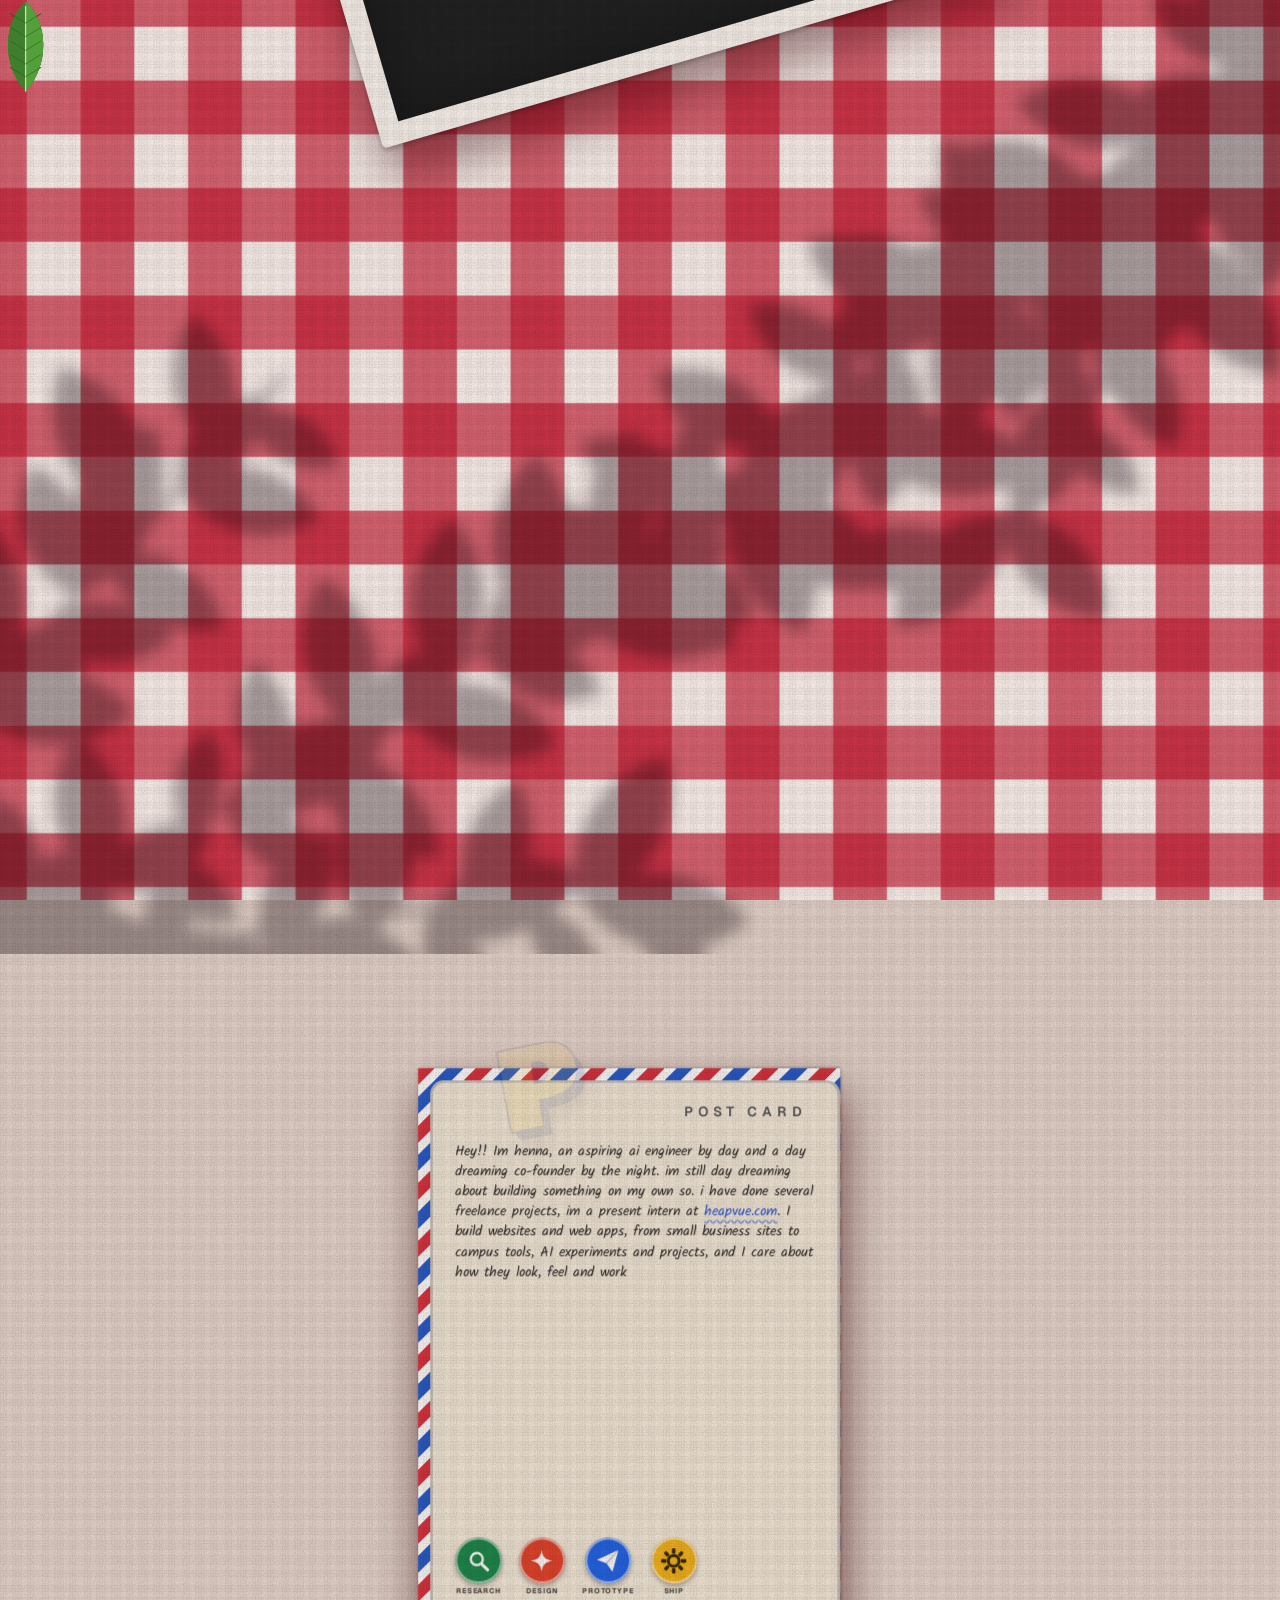
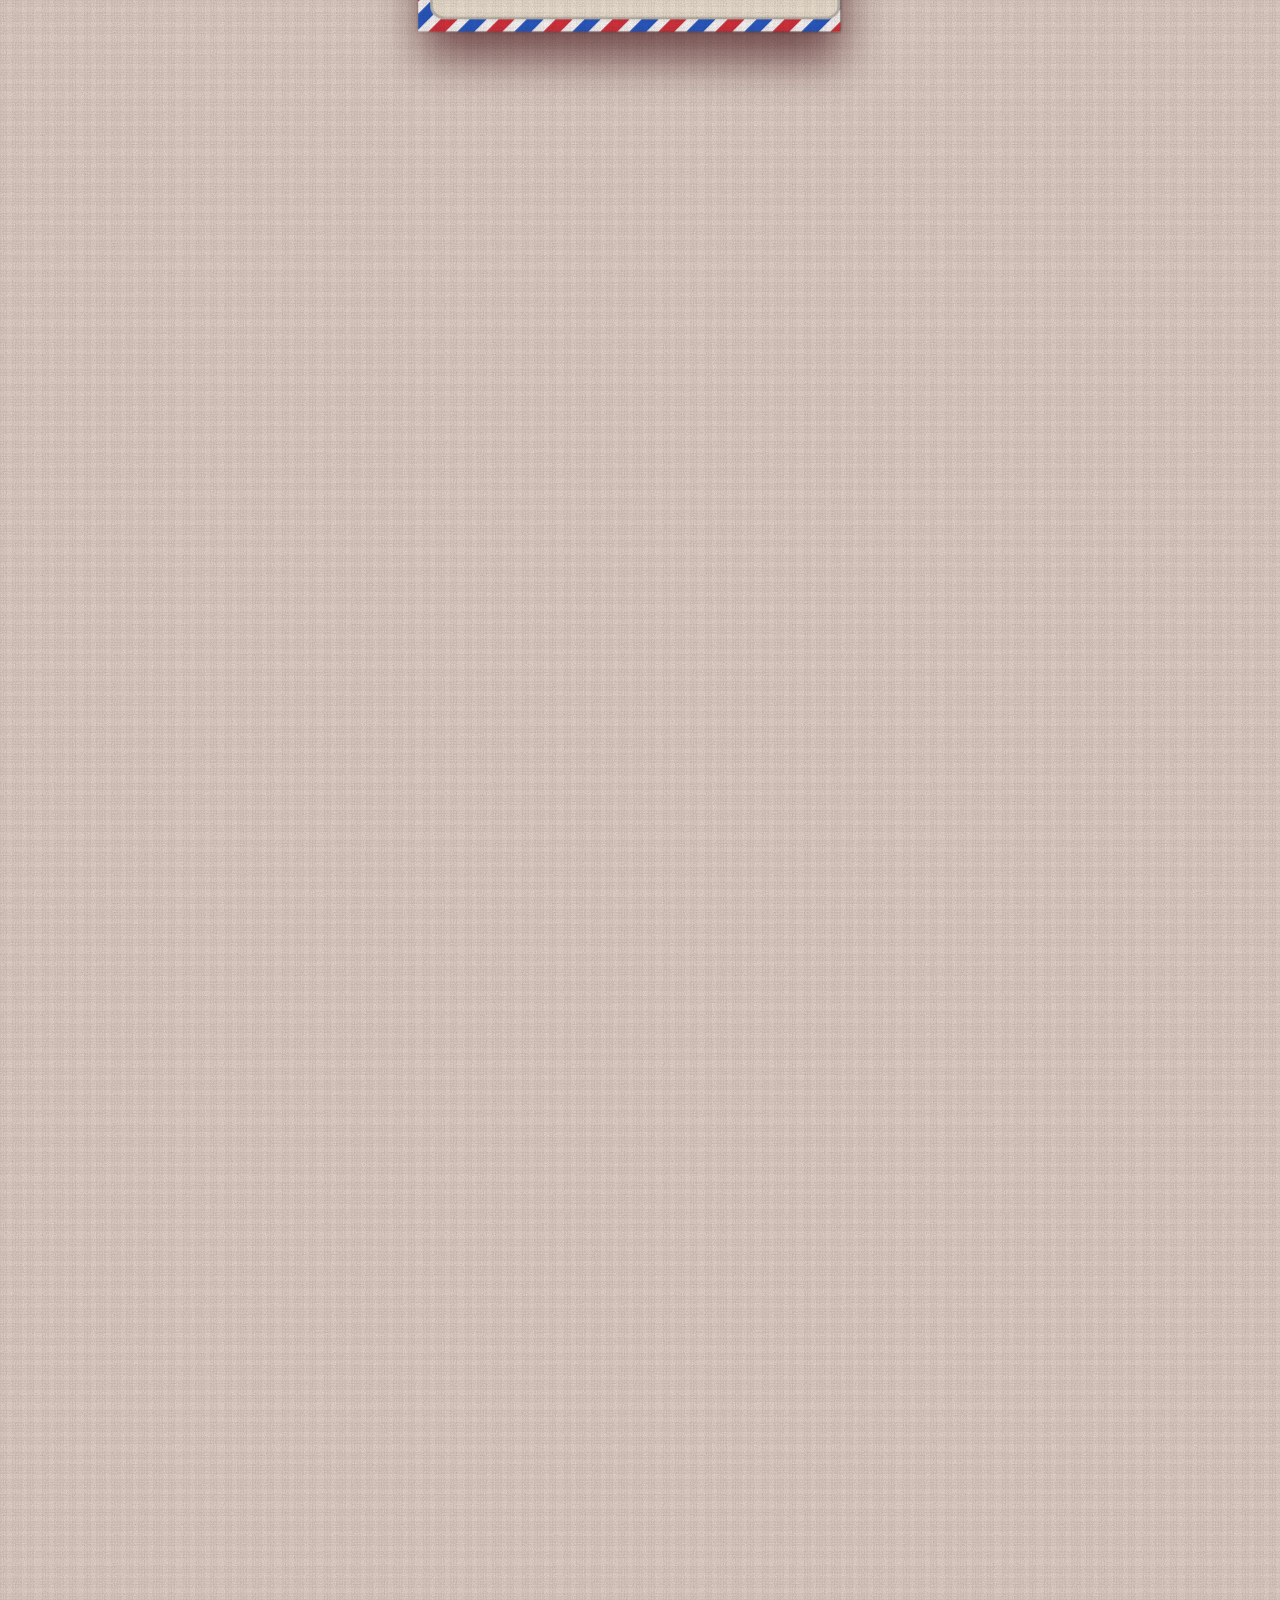
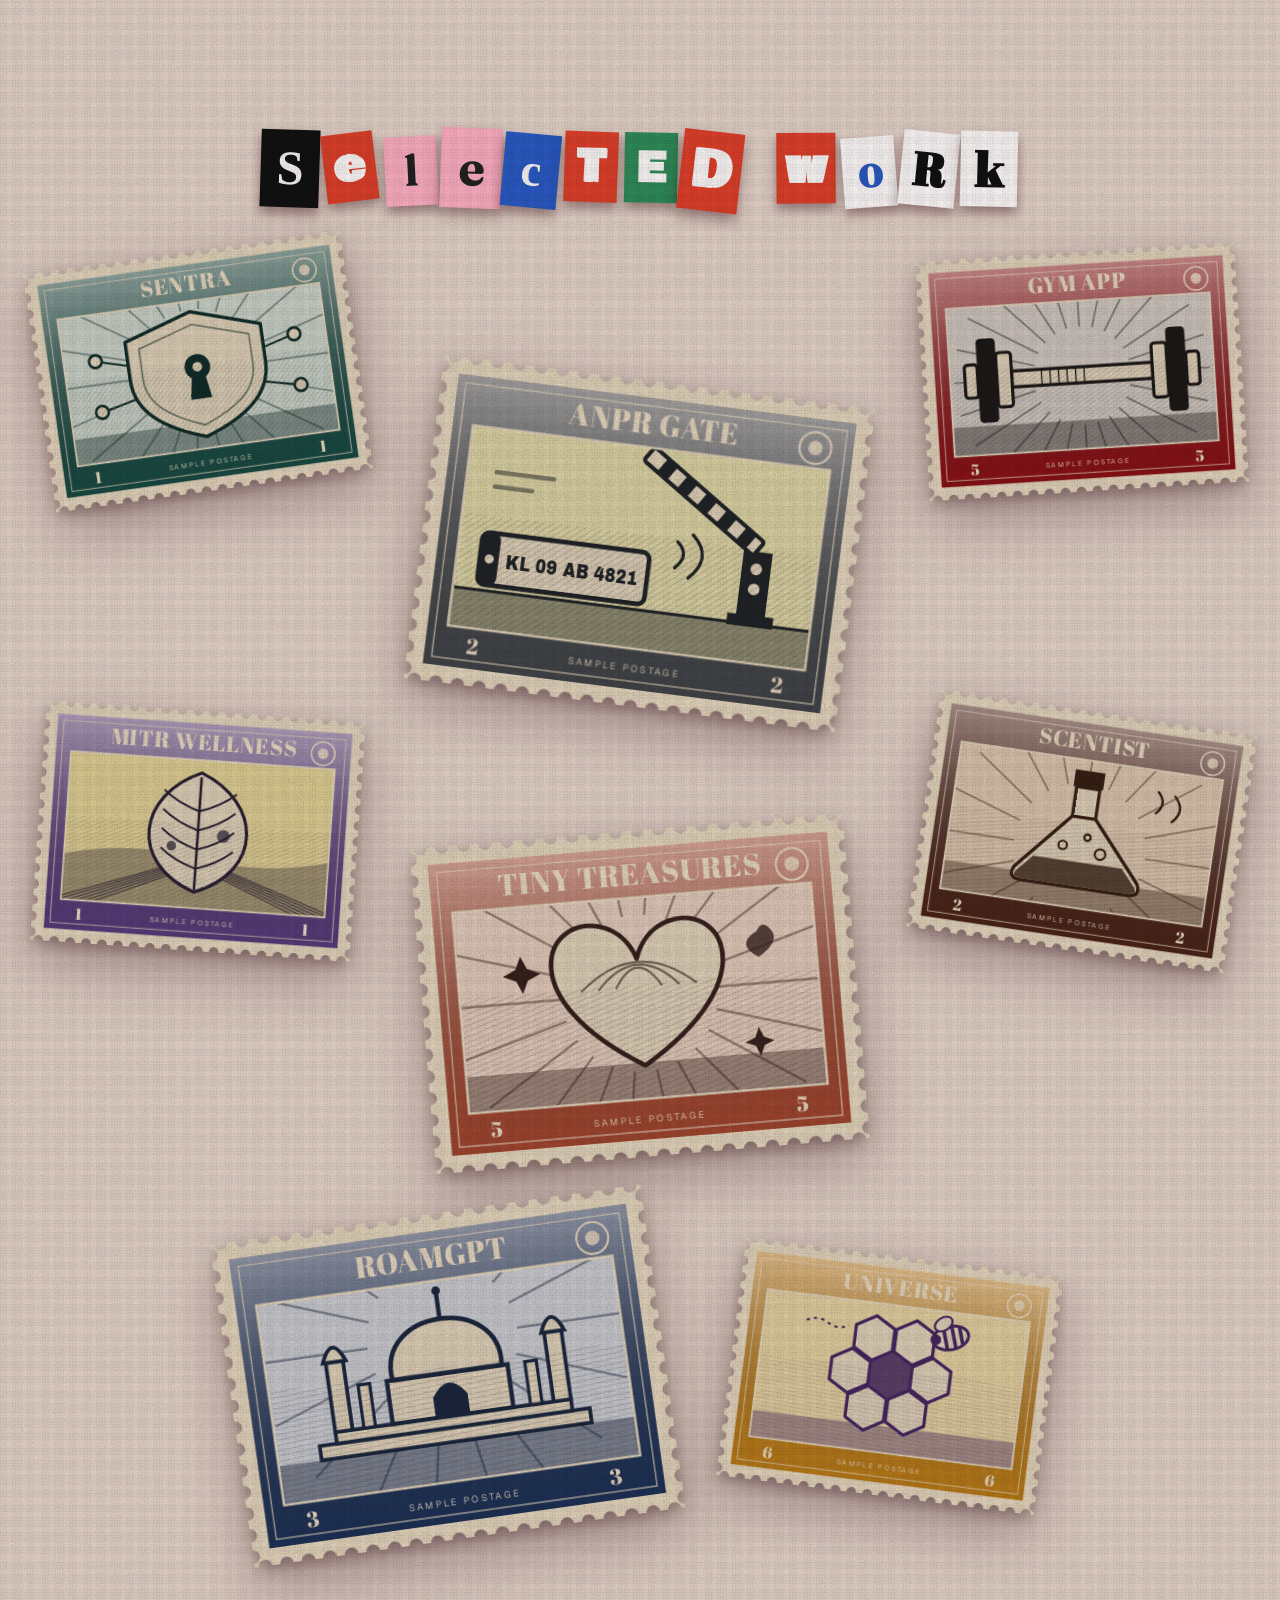
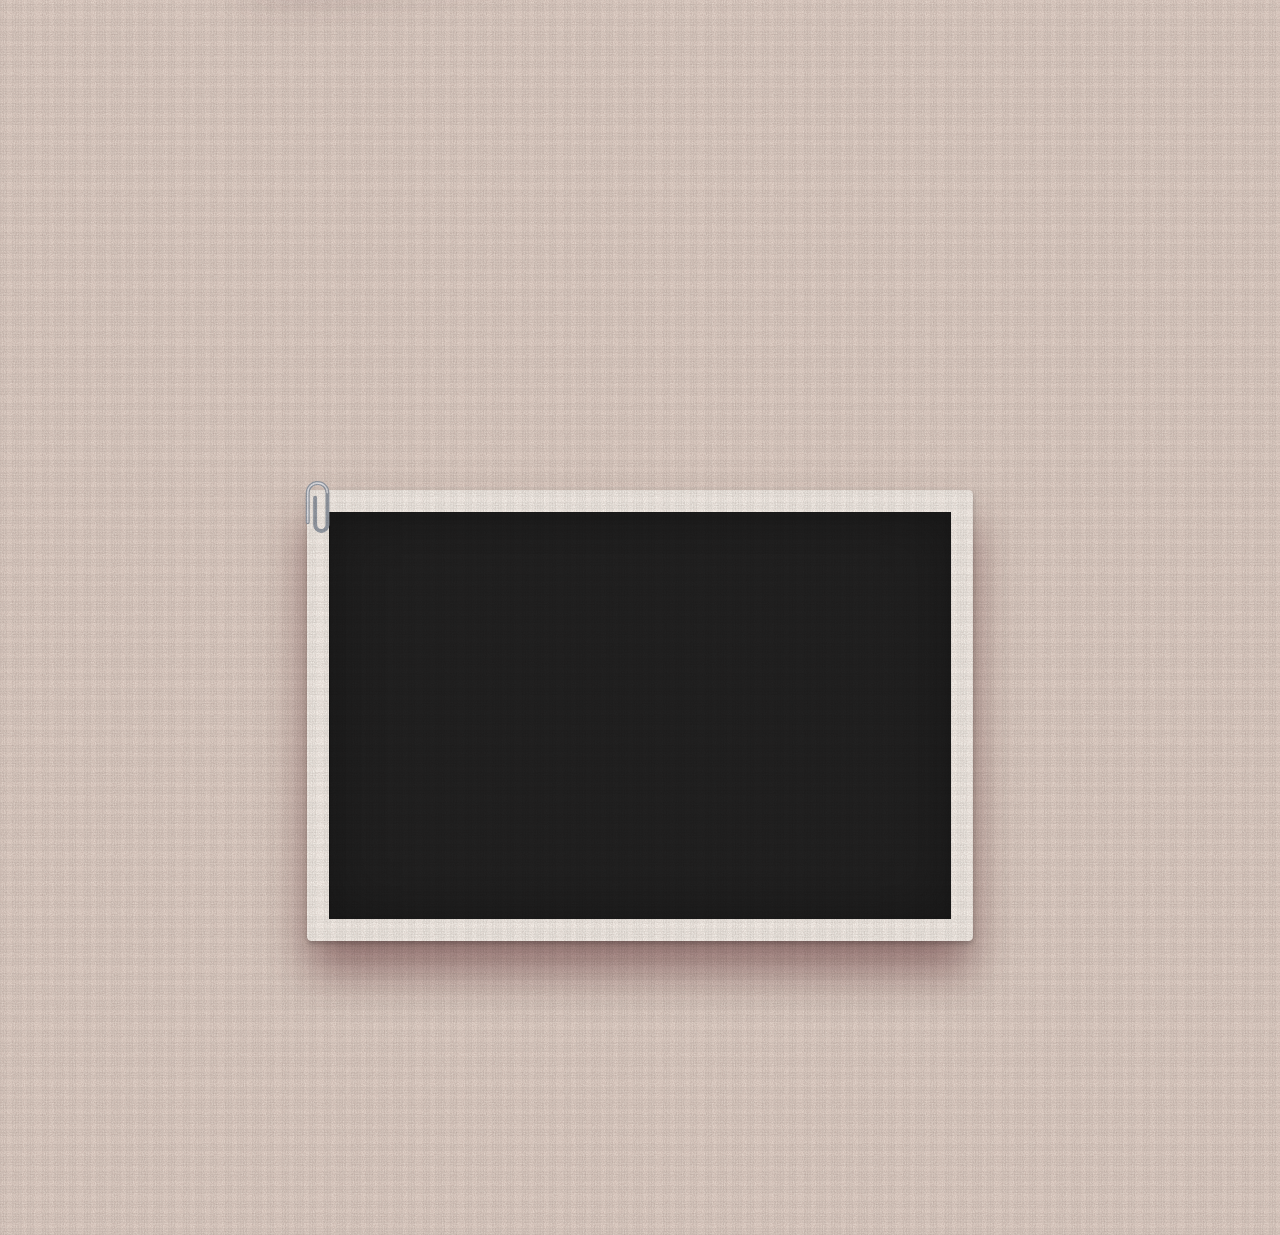
<file: index.html>
<!doctype html>
<html lang="en">
<head>
  <meta charset="utf-8">
  <meta name="viewport" content="width=device-width,initial-scale=1,viewport-fit=cover">
  <title>Fathima Henna KC — CSE (AI) Student</title>
  <meta name="description" content="Portfolio of Fathima Henna KC, a CSE (AI) student.">
  <link rel="preconnect" href="https://fonts.googleapis.com">
  <link rel="preconnect" href="https://fonts.gstatic.com" crossorigin>
  <link href="https://fonts.googleapis.com/css2?family=Geist:wght@400;500;600;700;800&family=Geist+Mono:wght@500&family=Yellowtail&family=Kalam:wght@400;700&family=Abril+Fatface&family=Archivo+Black&family=Bebas+Neue&family=Bowlby+One&family=Bungee&family=DM+Serif+Display:ital@1&family=Fraunces:ital,opsz,wght@1,9..144,900&family=Instrument+Serif:ital@1&family=Rubik+Mono+One&family=Shrikhand&family=Source+Serif+4:wght@700&display=swap" rel="stylesheet">
  <link rel="stylesheet" href="style.css">
</head>
<body class="lock">

  <!-- the cloth is drawn by cloth.js; the CSS gingham on #world is the fallback -->
  <canvas id="cloth" aria-hidden="true"></canvas>

  <!-- ===== the picnic cloth: everything lives on it ===== -->
  <main id="world">

    <section id="hero" aria-label="Intro">
      <div class="prop par lp" data-k="0.18" id="p-laptop"></div>
      <div class="prop par" data-k="0.12" id="p-glass"></div>
      <div class="prop par" data-k="0.1" id="p-radio"></div>
      <div class="prop par" data-k="0.16" id="p-camera"></div>
      <div class="prop par flower" data-k="0.05" id="p-fl1"></div>
      <div class="prop par flower" data-k="0.08" id="p-fl2"></div>
      <div class="polaroid par" id="pol1" data-k="-0.55" data-r="-0.012" data-rot="-3"></div>
    </section>

    <section id="about" aria-label="Hello">
      <div class="prop par flower" data-k="0.06" id="p-fl3"></div>
      <div class="prop par flower" data-k="0.1" id="p-fl4"></div>
      <div class="sticky">
        <div id="postcard" class="postcard"></div>
      </div>
    </section>

    <section id="work" aria-label="Selected work">
      <h2 id="ransom" class="ransom" aria-label="Selected work"></h2>
      <div id="rows" class="rows"></div>
    </section>

    <section id="end" aria-label="Contact">
      <div class="prop par lp" data-k="0.14" id="p-laptop2"></div>
      <div class="prop par" data-k="0.1" id="p-glass2"></div>
      <div class="prop par" data-k="0.1" id="p-radio2"></div>
      <div class="prop par" data-k="0.16" id="p-camera2"></div>
      <div class="prop par flower" data-k="0.05" id="p-fl5"></div>
      <div class="prop par flower" data-k="0.08" id="p-fl6"></div>
      <div class="polaroid par" id="pol2" data-k="0.12" data-r="0.004" data-rot="-14"></div>
    </section>

    <!-- real copy for search engines / screen readers -->
    <div class="copy sr" id="copy"></div>
  </main>

  <div id="shade" aria-hidden="true"></div>
  <div id="fx" aria-hidden="true"></div>

  <!-- ===== UI ===== -->
  <a id="minimal" href="minimal.html">Minimal portfolio →</a>

  <nav id="nav" aria-label="Menu">
    <button class="open" id="nav-open" type="button" aria-label="Open menu" aria-expanded="false"></button>
    <div class="sheet" id="nav-sheet"></div>
  </nav>

  <div id="more" class="more">
    <span class="mouse"><i></i></span><b>Scroll</b>
  </div>
  <div id="cursorhint" class="cursorhint">Click to view</div>
  <button id="sound" type="button" aria-label="Toggle sound" aria-pressed="false"><i></i><i></i><i></i></button>

  <!-- ===== work case study ===== -->
  <div id="case" class="case" aria-hidden="true">
    <button class="back" id="case-back" type="button">← Back</button>
    <article class="sheet"><div id="case-body"></div></article>
  </div>

  <!-- ===== write modal ===== -->
  <div id="write" class="modal" aria-hidden="true">
    <form id="write-form" class="card">
      <button class="x" type="button" id="write-x" aria-label="Close">×</button>
      <h3>Drop a line</h3>
      <p>Leave your email and a short note. It opens your mail app.</p>
      <label class="sr" for="w-email">Your email</label>
      <input id="w-email" type="email" placeholder="you@email.com" required>
      <textarea id="w-msg" rows="3" placeholder="Say hi…"></textarea>
      <button type="submit">Send</button>
    </form>
  </div>

  <!-- ===== intro ===== -->
  <div id="intro" aria-hidden="true">
    <div class="istamp"><div class="ifloat" id="ifloat"></div><div class="ishadow"></div></div>
    <button id="skip" type="button">Skip</button>
  </div>

  <script src="content.js"></script>
  <script src="art.js"></script>
  <script src="app.js"></script>
  <script src="cloth.js"></script>
</body>
</html>
</file>
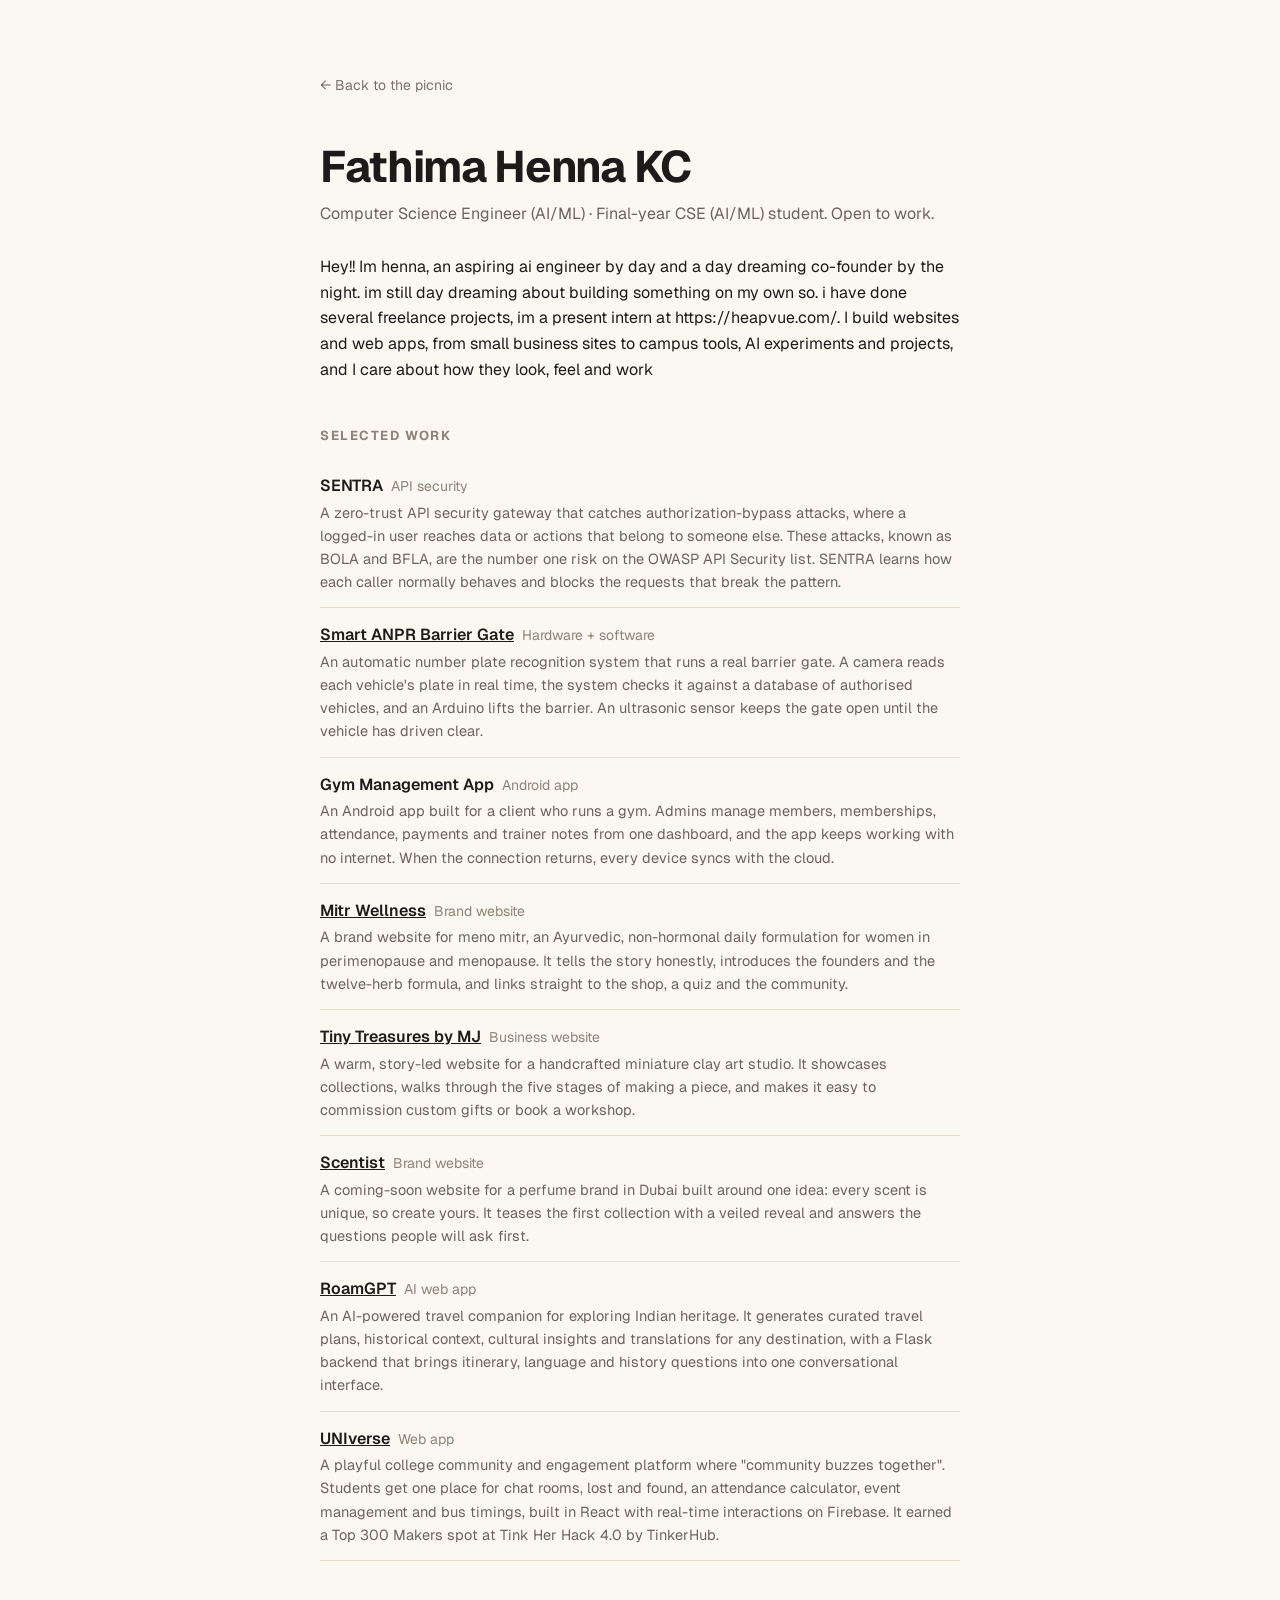
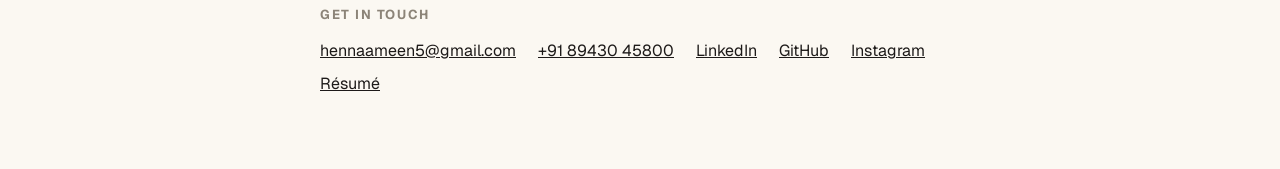
<file: minimal.html>
<!doctype html>
<html lang="en">
<head>
  <meta charset="utf-8">
  <meta name="viewport" content="width=device-width,initial-scale=1">
  <title>Fathima Henna KC — Minimal portfolio</title>
  <link href="https://fonts.googleapis.com/css2?family=Geist:wght@400;500;600;700&display=swap" rel="stylesheet">
  <style>
    *{box-sizing:border-box;margin:0}
    body{font:16px/1.6 Geist,system-ui,sans-serif;color:#1d1a19;background:#fbf8f2;padding:clamp(24px,6vw,72px)}
    main{max-width:640px;margin:0 auto}
    a{color:inherit}
    .back{display:inline-block;margin-bottom:48px;font-size:14px;color:#7a7268;text-decoration:none}
    h1{font-size:clamp(30px,6vw,44px);letter-spacing:-.03em;line-height:1.05}
    .role{margin:10px 0 28px;color:#6b645b}
    h2{margin:44px 0 12px;font-size:13px;letter-spacing:.12em;text-transform:uppercase;color:#8c8478}
    ul{list-style:none;padding:0}
    li{padding:14px 0;border-bottom:1px solid #e6dfd2}
    li b{font-weight:600}li span{color:#8c8478;margin-left:8px;font-size:14px}
    li p{color:#6b645b;font-size:14.5px;margin-top:2px}
    .links{display:flex;flex-wrap:wrap;gap:8px 22px}
  </style>
</head>
<body>
  <main>
    <a class="back" href="index.html">← Back to the picnic</a>
    <h1 id="n"></h1><p class="role" id="r"></p><p id="i"></p>
    <h2>Selected work</h2><ul id="w"></ul>
    <h2>Get in touch</h2><div class="links" id="c"></div>
  </main>
  <script src="content.js"></script>
  <script>
    const S = window.SITE, $ = (s) => document.getElementById(s);
    $("n").textContent = S.name; $("r").textContent = S.role + " · " + S.status; $("i").textContent = S.intro;
    $("w").innerHTML = S.works.map((w) => `<li><b>${w.link || w.repo ? `<a href="${w.link || w.repo}" target="_blank" rel="noopener">${w.title}</a>` : w.title}</b><span>${w.kind}</span><p>${w.blurb}</p></li>`).join("");
    $("c").innerHTML = `<a href="mailto:${S.contact.email}">${S.contact.email}</a><a href="tel:${S.contact.phoneLink}">${S.contact.phone}</a>` + S.contact.links.map((l) => `<a href="${l.url}">${l.label}</a>`).join("");
  </script>
</body>
</html>
</file>
<file: style.css>
:root{
  --vu:min(1vw,1.55vh);
  --red:#c9243a; --ink:#1d1a19; --paper:#f7f0df;
  --ui:Geist,system-ui,-apple-system,sans-serif;
  --hand:Kalam,'Comic Sans MS',cursive;
}
*{box-sizing:border-box;margin:0;padding:0}
html{-webkit-text-size-adjust:100%}
body{font-family:var(--ui);color:var(--ink);background:#e7d9cf;overflow-x:hidden;-webkit-font-smoothing:antialiased}
body.lock{overflow:hidden;height:100vh}
button{font:inherit;color:inherit;cursor:pointer;border:0;background:none}
.sr{position:absolute!important;width:1px;height:1px;overflow:hidden;clip:rect(0 0 0 0);white-space:nowrap}
svg{display:block}

/* ============================================================ THE CLOTH */
#world{
  position:relative;overflow:clip;
  --cell:calc(var(--vu)*8.4);
  background:
    linear-gradient(90deg,rgba(201,28,52,.66) 50%,transparent 0) 0 0/var(--cell) var(--cell),
    linear-gradient(0deg,rgba(201,28,52,.66) 50%,transparent 0) 0 0/var(--cell) var(--cell),
    #fdf6f1;
}
#world::before{ /* soft folds + light */
  content:"";position:absolute;inset:0;pointer-events:none;z-index:30;mix-blend-mode:soft-light;
  background:
    radial-gradient(60vu 40vu at 20% 12%,rgba(255,255,255,.55),transparent 70%),
    radial-gradient(50vu 36vu at 85% 30%,rgba(0,0,0,.28),transparent 70%),
    radial-gradient(60vu 44vu at 15% 55%,rgba(0,0,0,.22),transparent 70%),
    radial-gradient(60vu 40vu at 80% 78%,rgba(255,255,255,.4),transparent 70%);
  background-size:100% 160vh;
}
#world::after{ /* weave + grain */
  content:"";position:absolute;inset:0;pointer-events:none;z-index:31;opacity:.55;mix-blend-mode:multiply;
  background:
    repeating-linear-gradient(0deg,rgba(0,0,0,.09) 0 1px,transparent 1px 3px),
    repeating-linear-gradient(90deg,rgba(0,0,0,.09) 0 1px,transparent 1px 3px),
    url("data:image/svg+xml;utf8,<svg xmlns='http://www.w3.org/2000/svg' width='220' height='220'><filter id='n'><feTurbulence type='fractalNoise' baseFrequency='.9' numOctaves='2'/><feColorMatrix values='0 0 0 0 .2 0 0 0 0 .1 0 0 0 0 .1 0 0 0 .5 0'/></filter><rect width='100%' height='100%' filter='url(%23n)'/></svg>");
}
section{position:relative}

/* dappled leaf shadows */
#shade{position:fixed;inset:-6%;z-index:50;pointer-events:none;mix-blend-mode:multiply;opacity:.9}
#shade svg{position:absolute;inset:0;width:100%;height:100%}
#shade .sway{transform-origin:70% 0;animation:sway 11s ease-in-out infinite alternate}
#shade .sway.b{transform-origin:0 100%;animation-duration:14s;animation-delay:-5s}
@keyframes sway{0%{transform:rotate(-1.6deg) translate3d(-.6%,0,0)}100%{transform:rotate(1.8deg) translate3d(.8%,.6%,0)}}
#fx{position:fixed;inset:0;z-index:40;pointer-events:none;overflow:hidden}
#fx .bf{position:absolute;left:0;top:0;width:calc(var(--vu)*5.2);will-change:transform;filter:drop-shadow(0 .8vu .6vu rgba(60,0,10,.28))}
#fx .bf .wing{animation:flap .26s ease-in-out infinite alternate}
#fx .bf .wr{animation-direction:alternate-reverse}
@keyframes flap{0%{transform:scaleX(1)}100%{transform:scaleX(.22)}}
#fx .lf{position:absolute;left:0;top:0;width:calc(var(--vu)*4);will-change:transform;opacity:.95;filter:drop-shadow(0 .6vu .5vu rgba(40,0,10,.3))}

/* ============================================================ PROPS */
.prop{position:absolute;filter:drop-shadow(0 calc(var(--vu)*.9) calc(var(--vu)*1.3) rgba(70,0,12,.38));will-change:transform}
.prop svg{width:100%;height:auto;overflow:visible}
.prop{transition:opacity .8s,scale .9s cubic-bezier(.3,1.5,.5,1)}
body:not(.ready) .prop{opacity:0;scale:.82}
.face.front{position:relative}
.polaroid.enter .pol-in{animation:drop 1.15s cubic-bezier(.2,1.15,.3,1) backwards}
@keyframes drop{from{transform:translateY(-70vh) rotate(16deg) scale(.9);opacity:0}to{transform:none;opacity:1}}
.prop.bob{animation:bob 6s ease-in-out infinite alternate}
@keyframes bob{to{translate:0 calc(var(--vu)*.6)}}
.flower svg{filter:drop-shadow(0 calc(var(--vu)*.4) calc(var(--vu)*.5) rgba(70,0,12,.3))}
#hero{height:100vh;min-height:560px}
#p-glass{right:calc(var(--vu)*3);top:calc(var(--vu)*-1);width:calc(var(--vu)*19);rotate:8deg}
#p-radio{left:calc(var(--vu)*3);bottom:calc(var(--vu)*-3);width:calc(var(--vu)*24);rotate:-9deg}
#p-camera{right:calc(var(--vu)*3);bottom:calc(var(--vu)*-4);width:calc(var(--vu)*25);rotate:14deg}
#p-fl1{left:calc(var(--vu)*30);top:calc(var(--vu)*9);width:calc(var(--vu)*7);rotate:12deg}
#p-fl2{right:calc(var(--vu)*18);top:calc(var(--vu)*24);width:calc(var(--vu)*5.4);rotate:-20deg}

/* ============================================================ POLAROID */
.polaroid{position:absolute;left:50%;top:50%;width:calc(var(--vu)*52);margin:calc(var(--vu)*-18) 0 0 calc(var(--vu)*-26);perspective:2400px;cursor:pointer;z-index:5}
.pol-in{position:relative;transform-style:preserve-3d;transition:transform 1s cubic-bezier(.3,.85,.25,1)}
.polaroid.flipped .pol-in{transform:rotateY(180deg)}
.face{backface-visibility:hidden;-webkit-backface-visibility:hidden;background:#fbf8f1;padding:calc(var(--vu)*1.7);
  box-shadow:0 calc(var(--vu)*.2) calc(var(--vu)*.4) rgba(0,0,0,.25),0 calc(var(--vu)*2.4) calc(var(--vu)*3.6) rgba(60,0,10,.42);border-radius:calc(var(--vu)*.35)}
.face.back{position:absolute;inset:0;transform:rotateY(180deg);display:flex;flex-direction:column;justify-content:center;gap:calc(var(--vu)*.9);
  padding:calc(var(--vu)*3.4);font-family:var(--hand);color:#2b3a8f;background:
  repeating-linear-gradient(0deg,transparent 0 calc(var(--vu)*3.5),rgba(70,90,200,.18) calc(var(--vu)*3.5) calc(var(--vu)*3.6)),#fbf8f1}
.face.back h4{font-size:calc(var(--vu)*4);line-height:1;font-weight:700}
.face.back p{font-size:calc(var(--vu)*2);line-height:1.5}
.face.back a{color:#2b3a8f;font-size:calc(var(--vu)*2.2);text-decoration:underline wavy rgba(43,58,143,.45);text-underline-offset:.5vu}
.face.back .links{display:flex;flex-wrap:wrap;gap:calc(var(--vu)*1.6)}
.photo{position:relative;aspect-ratio:880/576;overflow:hidden;background:#222}
.photo video{position:absolute;inset:0;width:100%;height:100%;object-fit:cover;display:block}
.photo::after{content:"";position:absolute;inset:0;box-shadow:inset 0 0 calc(var(--vu)*4) rgba(0,0,0,.35);pointer-events:none}
.clip{position:absolute;left:calc(var(--vu)*-1.2);top:calc(var(--vu)*-1);width:calc(var(--vu)*4);height:calc(var(--vu)*5);z-index:3;pointer-events:none}
.scrib{position:absolute;left:7%;top:12%;font-family:var(--hand);font-weight:700;color:#ffec3d;line-height:.92;rotate:-7deg;
  font-size:calc(var(--vu)*5.8);text-shadow:0 0 calc(var(--vu)*.3) rgba(0,0,0,.45),0 calc(var(--vu)*.2) calc(var(--vu)*.5) rgba(0,0,0,.3);z-index:2;pointer-events:none}
.scrib span{display:block;clip-path:inset(0 100% 0 0);white-space:nowrap}
.scrib span.on{animation:wipe .9s steps(18,end) forwards}
.scrib .l3{margin-left:.4em}
@keyframes wipe{to{clip-path:inset(0 -4% 0 0)}}
.tapme{position:absolute;right:calc(var(--vu)*2.2);bottom:calc(var(--vu)*.4);font:600 calc(var(--vu)*1.15)/1 var(--ui);color:#9a8f7a;letter-spacing:.04em}

/* ============================================================ POSTCARD */
#about{height:260vh}
#about .sticky{position:sticky;top:0;height:100vh;overflow:visible}
#p-fl3{left:calc(var(--vu)*9);top:62vh;width:calc(var(--vu)*7);rotate:10deg}
#p-fl4{right:calc(var(--vu)*8);top:150vh;width:calc(var(--vu)*6);rotate:-14deg}
.postcard{--pw:min(66vw,125vh);position:absolute;left:50%;top:50%;width:var(--pw);aspect-ratio:3/2;perspective:2600px;will-change:transform;z-index:6}
.pc-fold{position:relative;width:100%;height:100%;transform-style:preserve-3d}
.half{position:absolute;top:0;width:50%;height:100%;--b:calc(var(--pw)*.014)}
.half.l{left:0;padding:var(--b) 0 var(--b) var(--b)}
.half.r{left:50%;padding:var(--b) var(--b) var(--b) 0;transform-origin:0 50%;transform-style:preserve-3d}
.half .frame,.half .reverse{position:absolute;inset:0;backface-visibility:hidden;-webkit-backface-visibility:hidden;
  background:repeating-linear-gradient(135deg,#d8333f 0 calc(var(--pw)*.014),#fff calc(var(--pw)*.014) calc(var(--pw)*.024),#2a5cc9 calc(var(--pw)*.024) calc(var(--pw)*.038),#fff calc(var(--pw)*.038) calc(var(--pw)*.048));
  box-shadow:0 calc(var(--vu)*2) calc(var(--vu)*3.4) rgba(60,0,10,.4),0 0 calc(var(--vu)*.3) rgba(0,0,0,.3)}
.half .reverse{transform:rotateY(180deg);background:#efe6d2;filter:brightness(.97)}
.half .pad{position:relative;width:100%;height:100%;background:var(--paper);background-image:url("data:image/svg+xml;utf8,<svg xmlns='http://www.w3.org/2000/svg' width='160' height='160'><filter id='n'><feTurbulence type='fractalNoise' baseFrequency='.8' numOctaves='2'/><feColorMatrix values='0 0 0 0 .4 0 0 0 0 .3 0 0 0 0 .2 0 0 0 .12 0'/></filter><rect width='100%' height='100%' filter='url(%23n)'/></svg>");padding:calc(var(--pw)*.03) calc(var(--pw)*.03)}
.half .frame{padding:var(--b)}
.half.l .frame{padding:var(--b) 0 var(--b) var(--b)}
.half.r .frame{padding:var(--b) var(--b) var(--b) 0}
.half.r .pad{border-left:calc(var(--pw)*.001) solid rgba(0,0,0,.14)}
.pc-top{font:600 calc(var(--pw)*.016)/1 var(--ui);letter-spacing:.38em;text-align:right;color:#555;padding-right:calc(var(--pw)*.01)}
.half.l{transform:translateZ(1px)}
.pc-hey{margin-top:calc(var(--pw)*.026);font-family:'Kalam',cursive;font-size:max(9px,calc(var(--pw)*.0165));line-height:1.45;color:#2e2a27}
.pc-hey a{color:#2a56d6;text-decoration:underline wavy rgba(42,86,214,.5);text-underline-offset:.2em}
.pc-hey b{font-weight:700}
.badges{position:absolute;left:calc(var(--pw)*.03);bottom:calc(var(--pw)*.03);display:flex;gap:calc(var(--pw)*.02)}
.badge{display:flex;flex-direction:column;align-items:center;gap:calc(var(--pw)*.004);font:700 calc(var(--pw)*.0085)/1 var(--ui);letter-spacing:.12em;text-transform:uppercase;color:#4b443f}
.badge .b{width:calc(var(--pw)*.055);height:calc(var(--pw)*.055);display:grid;place-items:center;border-radius:50%;color:#fff;box-shadow:inset 0 0 0 calc(var(--pw)*.0025) rgba(255,255,255,.55),0 calc(var(--pw)*.003) calc(var(--pw)*.006) rgba(0,0,0,.3);transition:transform .3s}
.badge:hover .b{transform:translateY(-.4vu) rotate(-8deg) scale(1.08)}
.badge .b svg{width:62%;height:62%}
.b.green{background:#1f8a4c}.b.red{background:#e1452d}.b.blue{background:#2566e8}.b.yellow{background:#f2b61d;color:#3a2a00}
.pc-stamp{position:absolute;right:calc(var(--pw)*.035);top:calc(var(--pw)*.035);width:calc(var(--pw)*.095);rotate:3deg;filter:drop-shadow(0 .2vu .3vu rgba(0,0,0,.35))}
.pc-mark{position:absolute;right:calc(var(--pw)*.1);top:calc(var(--pw)*.05);width:calc(var(--pw)*.1);opacity:.62;mix-blend-mode:multiply}
.pc-addr{position:absolute;left:calc(var(--pw)*.04);right:calc(var(--pw)*.04);top:calc(var(--pw)*.17)}
.pc-addr div{border-bottom:calc(var(--pw)*.0015) solid #8b837a;padding-bottom:calc(var(--pw)*.006);margin-bottom:calc(var(--pw)*.026)}
.pc-addr .n{font:700 calc(var(--pw)*.019)/1.1 var(--ui);color:#1d1a19}
.pc-addr .r,.pc-addr .y{font:500 calc(var(--pw)*.0135)/1.2 var(--ui);color:#4b443f}

/* ============================================================ WORK */
#work{padding:8vh 0 24vh}
.ransom{position:sticky;top:11vh;z-index:7;display:flex;justify-content:center;flex-wrap:nowrap;align-items:center;gap:calc(var(--vu)*.3);pointer-events:none;height:calc(var(--vu)*9)}
.rl{display:grid;place-items:center;height:calc(var(--vu)*5.8);min-width:calc(var(--vu)*4.4);padding:0 calc(var(--vu)*.7);font-size:calc(var(--vu)*3.6);line-height:1;
  box-shadow:0 calc(var(--vu)*.5) calc(var(--vu)*.9) rgba(50,0,10,.4);transition:transform .35s cubic-bezier(.3,1.6,.5,1)}
.rl.gap{background:none!important;box-shadow:none;min-width:calc(var(--vu)*2.2)}
.rows{position:relative;z-index:2;margin-top:calc(var(--vu)*6);display:flex;flex-direction:column;gap:calc(var(--vu)*10);align-items:center}
.row{display:flex;align-items:center;justify-content:center;gap:calc(var(--vu)*5);width:100%}
.sw-wrap{position:relative;width:calc(var(--vu)*25);cursor:pointer;opacity:0;transition:opacity .6s}
.sw-wrap.in{opacity:1}
.sw-wrap.big{width:calc(var(--vu)*34)}
.sw-tilt{transition:transform .5s cubic-bezier(.3,1.4,.5,1);will-change:transform}
.sw-tilt svg{width:100%;height:auto;filter:drop-shadow(0 calc(var(--vu)*.5) calc(var(--vu)*.5) rgba(40,0,10,.32)) drop-shadow(0 calc(var(--vu)*1.6) calc(var(--vu)*2.2) rgba(40,0,10,.3))}
.sw-wrap:hover .sw-tilt{transform:scale(1.06) rotate(0deg)!important}
.sw-wrap:focus-visible{outline:3px solid #fff;outline-offset:6px}
.sw-wrap:nth-child(1) .sw-tilt{rotate:-2deg}.sw-wrap:nth-child(2) .sw-tilt{rotate:1.2deg}.sw-wrap:nth-child(3) .sw-tilt{rotate:2.4deg}



/* ============================================================ END */
#end{height:120vh;min-height:620px}
#p-glass2{right:calc(var(--vu)*-2);top:calc(var(--vu)*4);width:calc(var(--vu)*19);rotate:-14deg}
#p-radio2{left:calc(var(--vu)*-3);bottom:calc(var(--vu)*12);width:calc(var(--vu)*24);rotate:-20deg}
#p-camera2{right:calc(var(--vu)*6);bottom:calc(var(--vu)*18);width:calc(var(--vu)*24);rotate:8deg}
#p-fl5{left:calc(var(--vu)*31);top:calc(var(--vu)*6);width:calc(var(--vu)*6.5)}
#p-fl6{right:calc(var(--vu)*27);top:calc(var(--vu)*9);width:calc(var(--vu)*5.5)}
#end .polaroid{margin-top:calc(var(--vu)*-16)}

/* ============================================================ UI CHROME */
#minimal{position:fixed;top:16px;right:16px;z-index:70;padding:10px 14px;border-radius:999px;background:rgba(255,255,255,.94);font:500 13px/1 var(--ui);color:var(--ink);text-decoration:none;
  box-shadow:0 4px 18px rgba(60,0,10,.22);transition:transform .25s,opacity .5s;opacity:0}
#minimal.on{opacity:1}#minimal:hover{transform:translateY(-1px) scale(1.03)}
#nav{position:fixed;top:14px;left:14px;z-index:72;opacity:0;transition:opacity .5s}
#nav.on{opacity:1}
#nav .open{display:block;width:56px;rotate:-4deg;transition:rotate .3s,transform .3s;filter:drop-shadow(0 4px 8px rgba(40,0,10,.3))}
#nav .open:hover{rotate:3deg;transform:scale(1.06)}
#nav .open svg{width:100%;height:auto}
#nav .sheet{position:absolute;left:-8px;top:-8px;display:flex;gap:14px;align-items:flex-start;padding:12px 18px 14px 80px;border-radius:20px;background:rgba(255,250,242,.97);
  box-shadow:0 14px 40px rgba(50,0,12,.35);transform-origin:0 0;transform:scale(.1,.4);opacity:0;pointer-events:none;transition:transform .45s cubic-bezier(.3,1.3,.4,1),opacity .25s;z-index:-1}
#nav.open-menu .sheet{transform:none;opacity:1;pointer-events:auto}
.st{position:relative;width:60px;padding:0;text-align:center;font:800 8.5px/1 var(--ui);letter-spacing:.1em;text-transform:uppercase;color:rgba(0,0,0,.72);transition:transform .25s cubic-bezier(.3,1.6,.5,1)}
.st .face2{display:grid;justify-items:center;align-content:center;gap:8px;height:74px;padding-top:2px;background:var(--c);
  -webkit-mask:var(--mk);mask:var(--mk);-webkit-mask-size:100% 100%;mask-size:100% 100%}
.st svg{width:26px;height:26px}
.st:hover{transform:translateY(-3px) rotate(-4deg)!important}
.st:nth-child(1){rotate:-3deg}.st:nth-child(2){rotate:2deg}.st:nth-child(3){rotate:-2deg}.st:nth-child(4){rotate:3deg}
.st:nth-child(4) .face2{opacity:.78}
.more{position:fixed;left:50%;bottom:16px;z-index:70;transform:translate(-50%,20px);display:flex;align-items:center;gap:8px;padding:9px 16px 9px 12px;border-radius:999px;background:rgba(255,255,255,.95);
  font:600 12.5px/1 var(--ui);box-shadow:0 6px 20px rgba(60,0,10,.25);opacity:0;pointer-events:none;transition:opacity .5s,transform .5s}
.more.on{opacity:1;transform:translate(-50%,0)}
.more .mouse{width:14px;height:21px;border:2px solid var(--ink);border-radius:8px;display:block;position:relative}
.more .mouse i{position:absolute;left:50%;top:3px;width:2px;height:4px;margin-left:-1px;background:var(--ink);border-radius:2px;animation:wheel 1.4s ease-in-out infinite}
@keyframes wheel{0%{opacity:0;transform:translateY(-1px)}40%{opacity:1}100%{opacity:0;transform:translateY(6px)}}
#sound{position:fixed;right:16px;bottom:16px;z-index:70;width:40px;height:40px;border-radius:50%;background:rgba(255,255,255,.95);display:flex;align-items:center;justify-content:center;gap:3px;
  box-shadow:0 6px 20px rgba(60,0,10,.25);opacity:0;transition:opacity .5s,transform .2s}
#sound.on{opacity:1}#sound:hover{transform:scale(1.08)}
#sound i{display:block;width:5px;height:5px;border-radius:50%;background:var(--ink);transition:height .3s,border-radius .3s}
#sound.playing i{width:3px;border-radius:2px;animation:eq .9s ease-in-out infinite alternate}
#sound.playing i:nth-child(2){animation-delay:-.3s}#sound.playing i:nth-child(3){animation-delay:-.6s}
@keyframes eq{0%{height:5px}100%{height:16px}}
.cursorhint{position:fixed;left:0;top:0;z-index:85;pointer-events:none;padding:7px 12px;border-radius:999px;background:var(--ink);color:#fff;font:600 12px/1 var(--ui);opacity:0;transform:translate(-100px,-100px);transition:opacity .2s;white-space:nowrap}
.cursorhint.on{opacity:1}

/* ============================================================ CASE */
.case{position:fixed;inset:0;z-index:90;overflow-y:auto;overscroll-behavior:contain;visibility:hidden;pointer-events:none}
.case::before{content:"";position:fixed;inset:0;background:rgba(36,0,8,.45);opacity:0;transition:opacity .5s}
.case.open{visibility:visible;pointer-events:auto}.case.open::before{opacity:1}
.case .back{position:fixed;top:14px;left:14px;z-index:3;padding:11px 16px;border-radius:999px;background:#fff;font:600 13px/1 var(--ui);box-shadow:0 4px 16px rgba(0,0,0,.25)}
.case .sheet{position:relative;width:min(1080px,calc(100% - 20px));margin:11vh auto 0;min-height:90vh;background:#f8f4ea;border-radius:18px 18px 0 0;padding:clamp(22px,5vw,64px);transform:translateY(105vh);transition:transform .75s cubic-bezier(.2,.85,.25,1);
  box-shadow:0 -10px 60px rgba(0,0,0,.3);background-image:url("data:image/svg+xml;utf8,<svg xmlns='http://www.w3.org/2000/svg' width='200' height='200'><filter id='n'><feTurbulence type='fractalNoise' baseFrequency='.8' numOctaves='3'/><feColorMatrix values='0 0 0 0 .5 0 0 0 0 .42 0 0 0 0 .3 0 0 0 .12 0'/></filter><rect width='100%' height='100%' filter='url(%23n)'/></svg>")}
.case.open .sheet{transform:none}
.c-head{display:grid;grid-template-columns:1fr minmax(160px,32%);gap:32px;align-items:start}
.c-head h1{font:700 clamp(30px,5.2vw,54px)/1.05 var(--ui);letter-spacing:-.03em}
.c-head p{margin:18px 0 26px;font:400 clamp(15px,1.7vw,18px)/1.5 var(--ui);color:#4a443f;max-width:34em}
.c-head .stampbox{rotate:5deg;filter:drop-shadow(0 8px 14px rgba(30,0,10,.3))}
.c-cta{display:inline-block;padding:14px 20px;border-radius:999px;background:var(--ink);color:#fff;font:600 14px/1 var(--ui);text-decoration:none}
.c-meta{display:grid;grid-template-columns:repeat(auto-fit,minmax(150px,1fr));gap:20px 18px;margin:48px 0 40px;font:13px/1.4 var(--ui)}
.c-meta span{color:#8c8478;display:block;margin-bottom:6px}.c-meta b{font-weight:600}
.c-show{border-radius:18px;overflow:hidden;background:#fff;box-shadow:0 2px 6px rgba(0,0,0,.08),0 22px 50px rgba(40,10,10,.22)}
.c-show .bar{display:flex;align-items:center;gap:7px;padding:11px 16px;background:#efeae0;border-bottom:1px solid rgba(0,0,0,.08);text-decoration:none;color:inherit}
.c-show .bar i{width:11px;height:11px;border-radius:50%;background:#d8d1c3}
.c-show .bar i:nth-child(1){background:#ee6a5f}.c-show .bar i:nth-child(2){background:#f4be4f}.c-show .bar i:nth-child(3){background:#61c554}
.c-show .bar em{margin-left:12px;flex:1;padding:6px 14px;border-radius:999px;background:#fff;font:500 12px/1 var(--ui);color:#6b645b;font-style:normal;overflow:hidden;text-overflow:ellipsis;white-space:nowrap}
.c-show .bar:hover em{color:var(--ink)}
.slides{position:relative;aspect-ratio:4/3;background:#1d1a19;overflow:hidden}
.slide{position:absolute;inset:0;margin:0;opacity:0;transition:opacity .9s ease;pointer-events:none}
.slide.on{opacity:1;z-index:1}
.slide img{display:block;width:100%;height:100%;object-fit:cover;transform-origin:0 40%;transform:scale(1.03)}
.slide.on img{animation:kb 6s ease-out both}
@keyframes kb{from{transform:scale(1.03)}to{transform:scale(1.075)}}
.arr{position:absolute;top:50%;z-index:3;width:42px;height:42px;margin-top:-21px;border-radius:50%;background:rgba(255,255,255,.92);font:500 26px/1 var(--ui);color:var(--ink);display:grid;place-items:center;padding-bottom:3px;box-shadow:0 4px 14px rgba(0,0,0,.28);opacity:0;transition:opacity .25s,transform .2s}
.arr.prev{left:14px}.arr.next{right:14px}
.slides:hover .arr,.arr:focus-visible{opacity:1}.arr:hover{transform:scale(1.08)}
@media (hover:none){.arr{opacity:.9;width:36px;height:36px;margin-top:-18px}}
.prog{position:absolute;left:0;bottom:0;height:4px;width:100%;z-index:3;background:linear-gradient(90deg,#f5b819,#e0364b);transform:scaleX(0);transform-origin:0 50%}
.prog.run{animation:prog var(--ms,3600ms) linear forwards}
@keyframes prog{to{transform:scaleX(1)}}
.capbar{display:flex;align-items:center;justify-content:space-between;gap:16px;padding:14px 18px;background:#f4efe3;font:600 13.5px/1.2 var(--ui)}
.dots{display:flex;gap:8px;flex-wrap:wrap;justify-content:flex-end}
.dots button{width:9px;height:9px;border-radius:50%;background:rgba(0,0,0,.2);padding:0;transition:transform .25s,background .25s,width .25s}
.dots button.on{width:24px;border-radius:6px;background:var(--ink)}
.c-hl{display:flex;flex-wrap:wrap;align-items:center;gap:10px;margin:28px 0 8px}
.c-hl span{width:100%;font:500 13px var(--ui);color:#8c8478;margin-bottom:2px}
.c-hl b{padding:9px 15px;border-radius:999px;background:#fff;border:1.5px solid rgba(0,0,0,.1);font:600 13.5px/1 var(--ui)}
.c-next{display:block;margin:44px 0 8px;padding:16px 22px;border-radius:999px;background:var(--ink);color:#fff;font:600 14px var(--ui);transition:transform .3s}
.c-next:hover{transform:translateX(4px)}

/* ============================================================ WRITE MODAL */
.modal{position:fixed;inset:0;z-index:95;display:grid;place-items:center;background:rgba(36,0,8,.5);opacity:0;visibility:hidden;transition:opacity .3s,visibility .3s;padding:16px}
.modal.open{opacity:1;visibility:visible}
.modal .card{position:relative;width:min(420px,100%);padding:30px 26px 26px;border-radius:20px;background:#fbf7ec;box-shadow:0 20px 60px rgba(0,0,0,.4);transform:rotate(-1.5deg) translateY(20px);transition:transform .4s cubic-bezier(.3,1.4,.4,1)}
.modal.open .card{transform:rotate(-1.5deg)}
.modal h3{font:700 26px/1 var(--hand)}.modal p{margin:8px 0 18px;font:400 14px/1.4 var(--ui);color:#6b645b}
.modal input,.modal textarea{display:block;width:100%;padding:13px 14px;border-radius:12px;border:1.5px solid rgba(0,0,0,.14);background:#fff;font:15px var(--ui);margin-bottom:10px;resize:vertical}
.modal input:focus,.modal textarea:focus{outline:2px solid #2566e8;border-color:transparent}
.modal form button[type=submit]{width:100%;padding:14px;border-radius:12px;background:var(--ink);color:#fff;font:600 15px var(--ui)}
.modal .x{position:absolute;right:12px;top:8px;font-size:26px;line-height:1;padding:6px 10px;color:#6b645b}

/* ============================================================ INTRO */
#intro{position:fixed;inset:0;z-index:100;background:var(--red);display:grid;place-items:center;clip-path:circle(150% at 50% 50%);transition:clip-path .95s cubic-bezier(.7,0,.3,1)}
#intro.leaving{clip-path:circle(0% at 50% 50%)}
#intro.gone{display:none}
#intro::before{content:"";position:absolute;inset:0;opacity:.35;mix-blend-mode:multiply;background:url("data:image/svg+xml;utf8,<svg xmlns='http://www.w3.org/2000/svg' width='220' height='220'><filter id='n'><feTurbulence type='fractalNoise' baseFrequency='.9' numOctaves='2'/><feColorMatrix values='0 0 0 0 .3 0 0 0 0 0 0 0 0 0 0 0 0 0 .5 0'/></filter><rect width='100%' height='100%' filter='url(%23n)'/></svg>")}
.istamp{position:relative;width:calc(var(--vu)*22);perspective:1200px}
.ifloat{animation:ifloat 2.6s ease-in-out infinite alternate;transform-style:preserve-3d}
.ifloat.flip{animation:iflip .7s cubic-bezier(.4,0,.2,1)}
.ifloat svg{width:100%;height:auto;filter:drop-shadow(0 .4vu .5vu rgba(60,0,10,.35))}
@keyframes ifloat{0%{transform:translateY(0) rotate(-1.5deg)}100%{transform:translateY(-1.6vu) rotate(1.5deg)}}
@keyframes iflip{0%{transform:rotateY(0) scale(1)}50%{transform:rotateY(90deg) scale(1.08)}100%{transform:rotateY(0) scale(1)}}
.ishadow{position:absolute;left:12%;right:12%;bottom:calc(var(--vu)*-9);height:calc(var(--vu)*2);border-radius:50%;background:rgba(70,0,10,.5);filter:blur(1.4vu);animation:ishadow 2.6s ease-in-out infinite alternate}
@keyframes ishadow{0%{transform:scaleX(1);opacity:.55}100%{transform:scaleX(.82);opacity:.3}}
#skip{position:absolute;right:18px;bottom:18px;padding:9px 14px;border-radius:999px;background:rgba(255,255,255,.2);color:#fff;font:600 12px var(--ui)}
#skip:hover{background:rgba(255,255,255,.32)}

/* ============================================================ RESPONSIVE */
@media (max-width:760px){
  :root{--vu:min(1vw,1.1vh)}
  .polaroid{width:calc(var(--vu)*84);margin:calc(var(--vu)*-28) 0 0 calc(var(--vu)*-42)}
  #p-laptop{width:calc(var(--vu)*50)}#p-glass{width:calc(var(--vu)*30)}#p-radio{width:calc(var(--vu)*36)}#p-camera{width:calc(var(--vu)*38)}
  .postcard{--pw:min(94vw,140vh)}
  .pc-hey{font-size:calc(var(--pw)*.0235);line-height:1.4}
  .sw-wrap{width:calc(var(--vu)*38)}.sw-wrap.big{width:calc(var(--vu)*52)}
  .row{flex-wrap:wrap;gap:calc(var(--vu)*6)}
  .ransom{top:9vh}.rl{height:calc(var(--vu)*7.6);min-width:calc(var(--vu)*5.8);font-size:calc(var(--vu)*4.6)}
  .c-head{grid-template-columns:1fr}.c-head .stampbox{order:-1;width:52%}
  .c-meta{grid-template-columns:repeat(2,1fr)}
  #minimal{font-size:12px;padding:9px 12px}
}
@media (prefers-reduced-motion:reduce){
  #shade .sway,.prop.bob,.ifloat,.ishadow{animation:none}
}

/* ============================================================ LAPTOP (replaces the cap) */
#p-laptop{left:calc(var(--vu)*-1);top:calc(var(--vu)*-2);width:calc(var(--vu)*35);rotate:-8deg}
#p-laptop2{left:calc(var(--vu)*-2);top:calc(var(--vu)*-1);width:calc(var(--vu)*33);rotate:7deg}
.lp{container-type:inline-size}
.lp-screen{position:relative;z-index:2;width:80%;margin:0 auto;aspect-ratio:16/10.2;transform-origin:50% 100%;transform:perspective(300cqw) rotateX(11deg)}
.lp-bezel{position:absolute;inset:0;background:linear-gradient(#2b2d31,#121316);border-radius:2cqw 2cqw .7cqw .7cqw;padding:1.5cqw 1.5cqw 2.4cqw;box-shadow:inset 0 0 0 .25cqw #3c3f45,0 -.4cqw 1cqw rgba(0,0,0,.25)}
.lp-bezel .cam{position:absolute;left:50%;top:.55cqw;width:.7cqw;height:.7cqw;margin-left:-.35cqw;border-radius:50%;background:#07080a;box-shadow:0 0 0 .2cqw #2b2e33}
.vsc{width:100%;height:100%;background:#1e1e1e;border-radius:.4cqw;overflow:hidden;font-family:'Geist Mono',ui-monospace,Consolas,monospace;font-size:1.7cqw;color:#d4d4d4;display:flex;flex-direction:column}
.vsc i,.vsc em{font-style:normal}
.vs-title{display:flex;align-items:center;gap:.7cqw;height:2.8cqw;padding:0 1.2cqw;background:#323233;flex:none}
.vs-title u{width:.9cqw;height:.9cqw;border-radius:50%;background:#ff5f57;display:block}.vs-title u:nth-child(2){background:#febc2e}.vs-title u:nth-child(3){background:#28c840}
.vs-title span{flex:1;text-align:center;font:500 1.15cqw/1 var(--ui);color:#a0a0a0;margin-right:4cqw}
.vs-body{flex:1;display:flex;min-height:0}
.vs-act{width:3.6cqw;background:#333;flex:none;padding-top:.8cqw}
.vs-act u{display:block;width:1.6cqw;height:1.6cqw;margin:0 auto 1.2cqw;border-radius:.3cqw;background:#858585}.vs-act u.on{background:#fff}
.vs-side{width:15cqw;background:#252526;flex:none;padding:1cqw .9cqw;overflow:hidden}
.vs-side em{display:block;font:500 1cqw/1 var(--ui);letter-spacing:.1em;color:#bbb;margin-bottom:1.2cqw}
.vs-side p{font:400 1.25cqw/2.1cqw var(--ui);color:#ccc;white-space:nowrap}.vs-side .dir{font-weight:700;color:#e7e7e7}.vs-side .sel{background:#37373d;color:#fff;margin:0 -.9cqw;padding-left:.9cqw}
.vs-main{flex:1;min-width:0;display:flex;flex-direction:column}
.vs-tabs{display:flex;height:2.8cqw;background:#252526;flex:none}
.vs-tabs span{display:flex;align-items:center;padding:0 1.3cqw;font:400 1.2cqw/1 var(--ui);color:#969696;gap:.6cqw}
.vs-tabs .on{background:#1e1e1e;color:#fff;box-shadow:inset 0 .22cqw #007acc}
.vs-tabs .js{background:#f1e05a;color:#111;font:700 .8cqw/1 var(--ui);padding:.2cqw .3cqw;border-radius:.2cqw}
.vs-code{flex:1;padding:.7cqw 0;overflow:hidden;background:#1e1e1e}
.ln{display:flex;height:2.45cqw;line-height:2.45cqw;white-space:pre}
.ln b{width:3.6cqw;flex:none;text-align:right;padding-right:1.6cqw;color:#6e7681;font-weight:400}
.ln span{display:inline-block}
.ln .k{color:#569cd6}.ln .m{color:#c586c0}.ln .v,.ln .p{color:#9cdcfe}.ln .s{color:#ce9178}.ln .c{color:#4fc1ff}.ln .f{color:#dcdcaa}
.caret{display:inline-block;width:.2cqw;height:1.9cqw;background:#aeafad;vertical-align:middle;margin-left:.15cqw;animation:blink 1s steps(1) infinite}
@keyframes blink{50%{opacity:0}}
.lp.type .ln span{animation:typeln .5s steps(22) both;animation-delay:calc(var(--i)*.5s + .3s)}
@keyframes typeln{from{clip-path:inset(0 100% 0 0)}to{clip-path:inset(0 0 0 0)}}
.vs-status{display:flex;align-items:center;gap:1.6cqw;height:2.2cqw;padding:0 1cqw;background:#007acc;color:#fff;font:500 1.05cqw/1 var(--ui);flex:none}.vs-status .r{margin-left:auto}
.lp-hinge{position:relative;z-index:3;width:84%;height:1.5cqw;margin:-.2cqw auto 0;background:linear-gradient(#0d0e10,#3d4046 55%,#1a1b1e);border-radius:.5cqw}
.lp-base{position:relative;z-index:1;width:88%;margin:-.3cqw auto -25cqw;transform-origin:50% 0;transform:perspective(300cqw) rotateX(52deg)}
.deck{aspect-ratio:100/58;border-radius:1.6cqw 1.6cqw 2.6cqw 2.6cqw;padding:2.2cqw 2cqw 2.4cqw;display:grid;grid-template-columns:3.4cqw 1fr 3.4cqw;grid-template-rows:1fr 27%;gap:1.4cqw 1cqw;
  background:linear-gradient(#e4e6ea,#c3c6cc);box-shadow:inset 0 0 0 .3cqw rgba(255,255,255,.7),0 .9cqw 0 #8b8e95,0 1.4cqw 1.2cqw rgba(0,0,0,.35)}
.grill{grid-row:1;background:radial-gradient(circle,#74777e 38%,transparent 44%) 0 0/1cqw 1cqw;opacity:.75;border-radius:.4cqw}
.kb{grid-column:2;grid-row:1;display:flex;flex-direction:column;gap:.55cqw;padding:.8cqw;background:#0f1013;border-radius:.8cqw}
.kr{display:flex;gap:.55cqw;flex:1}
.kb s{flex:1;border-radius:.45cqw;background:linear-gradient(#383b41,#202226);box-shadow:0 .22cqw 0 #060708,inset 0 .1cqw 0 rgba(255,255,255,.12)}.kb s.sp{flex:5.2}
.pad{grid-column:2;grid-row:2;justify-self:center;width:46%;height:100%;border-radius:1.1cqw;background:linear-gradient(#d3d6db,#c4c7cd);box-shadow:inset 0 0 0 .22cqw rgba(0,0,0,.2),inset 0 .2cqw .5cqw rgba(255,255,255,.7)}

/* ============================================================ INTERACTIVE CLOTH */
#cloth{position:fixed;inset:0;width:100%;height:100%;z-index:-1;display:block;pointer-events:none}
body.gl #world{background:none}
@media (max-width:760px){#p-laptop{width:calc(var(--vu)*52)}#p-laptop2{width:calc(var(--vu)*46)}}

/* ============================================================ CASE: details for every project */
.c-badge{display:inline-block;margin-bottom:16px;padding:8px 13px;border-radius:999px;background:var(--ink);color:#fff;font:700 11px/1 var(--ui);letter-spacing:.09em;text-transform:uppercase}
.c-show.single .arr,.c-show.single .dots,.c-show.single .prog{display:none}
.c-stats{display:grid;grid-template-columns:repeat(auto-fit,minmax(170px,1fr));gap:14px;margin:34px 0 4px}
.c-stats div{padding:22px 22px 20px;border-radius:18px;background:#fff;border:1.5px solid rgba(0,0,0,.08);box-shadow:0 8px 24px rgba(60,20,10,.06)}
.c-stats b{display:block;font:700 clamp(26px,3.6vw,40px)/1 var(--ui);letter-spacing:-.035em;color:var(--ink)}
.c-stats span{display:block;margin-top:8px;font:500 13.5px/1.35 var(--ui);color:#7a7268}
.c-body{display:grid;gap:14px;margin-top:34px;max-width:46em}
.c-body p{font:400 clamp(15px,1.6vw,17px)/1.7 var(--ui);color:#3d3833}
.c-flow{margin-top:44px}
.c-flow h3{font:500 13px/1 var(--ui);color:#8c8478;margin-bottom:22px}
.c-flow ol{list-style:none;counter-reset:s;position:relative}
.c-flow li{counter-increment:s;position:relative;padding:0 0 26px 58px}
.c-flow li:last-child{padding-bottom:6px}
.c-flow li::before{content:counter(s);position:absolute;left:0;top:-3px;width:38px;height:38px;border-radius:50%;display:grid;place-items:center;background:var(--ink);color:#fff;font:700 15px/1 var(--ui)}
.c-flow li::after{content:"";position:absolute;left:18px;top:38px;bottom:2px;width:2px;background:repeating-linear-gradient(#0003 0 4px,transparent 4px 8px)}
.c-flow li:last-child::after{display:none}
.c-flow li b{display:block;font:700 17px/1.2 var(--ui);letter-spacing:-.01em;margin-bottom:5px}
.c-flow li p{font:400 15px/1.6 var(--ui);color:#4a443f;max-width:42em}

/* ============================================================ PORTFOLIO block letters */
.pf-title{
  position:absolute;left:50%;bottom:calc(100% - var(--pw)*.03);z-index:8;pointer-events:none;white-space:nowrap;
  transform:translateX(-50%) rotate(-2.2deg);
  font-family:'Bowlby One','Archivo Black',Impact,sans-serif;font-size:calc(var(--pw)*.128);line-height:.92;letter-spacing:.015em;
  display:flex;color:#ffd23f;
}
.pf-title span{
  display:block;
  --p:clamp(0, calc(var(--f,0)*2.4 - var(--k)*.13), 1);
  opacity:var(--p);
  transform:translateY(calc((1 - var(--p))*.35em)) rotate(calc((1 - var(--p))*-8deg));
  /* block-letter look: navy outline, stacked extrusion, and a soft shadow on the cloth */
  -webkit-text-stroke:.035em #1b2a6b;paint-order:stroke fill;
  text-shadow:
    .008em .012em 0 #1b2a6b,.016em .024em 0 #1b2a6b,.024em .036em 0 #1b2a6b,.032em .048em 0 #1b2a6b,
    .04em .06em 0 #1b2a6b,.048em .072em 0 #1b2a6b,.056em .084em 0 #1b2a6b,.064em .096em 0 #1b2a6b,
    .08em .16em .14em rgba(50,0,12,.45);
}
.pf-title span:nth-child(odd){rotate:-1.2deg}.pf-title span:nth-child(even){rotate:1.1deg}
</file>
